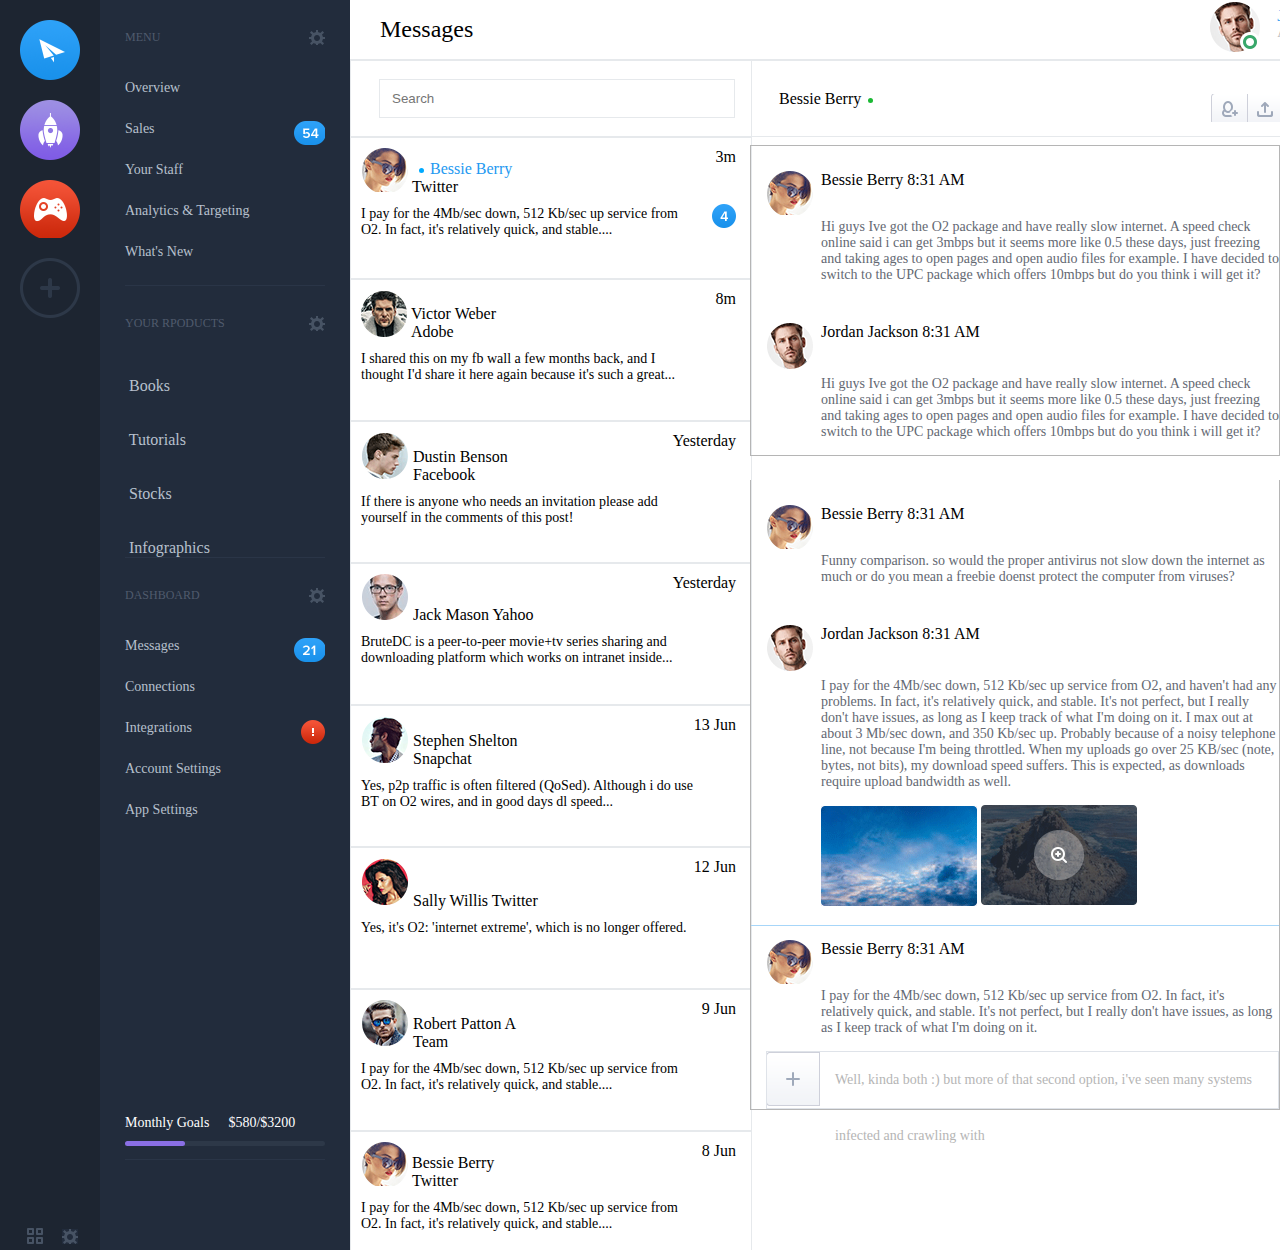
<file: day12-day15/index.html>
<!DOCTYPE html>
<html>
<head>
    <meta charset="UTF-8">
    <title></title>
    <link rel="stylesheet" href="style.css">
    <link rel="stylesheet" href="http://at.alicdn.com/t/font_1239775_kzplpeyti.css">
</head>

<body>
    <div id="container">
        <!--左侧第一列导航-->
        <nav class="nav1">
            <img src="images/icon_1.png">
            <img src="images/icon_2.png">
            <img src="images/icon_3.png">
            <img src="images/icon_4.png">

            <span>
                <img src="images/icon_5.png">
                <img src="images/icon_6.png">
            </span>
            <div class="both"></div>
        </nav>
        <!--左侧第二列导航-->
        <nav class="nav2">
            <!-- 第一部分 -->
            <div class="nav2-item1">
                <ul>
                    <li>
                        <span class="menu">
                            MENU
                            <img src="images/icon_6.png">
                        </span>
                    </li>
                    <li>Overview</li>
                    <li>
                        Sales
                        <img src="images/icon_7.png" class="sales">
                    </li>
                    <li>Your Staff</li>
                    <li>Analytics & Targeting</li>
                    <li>What's New</li>
                </ul>
            </div>
            <!-- 第二部分 -->
            <div class="nav2-item2">
                <ul>
                    <li>
                        <span class="menu">
                            YOUR RPODUCTS
                            <img src="images/icon_6.png">
                        </span>
                    </li>
                    <li>
                        <span>
                    <li class="iconfont icon-book"></li>
                    </span>
                    Books
                    </li>
                    <li>
                    <li class="iconfont icon-shexiangtou"></li>
                    Tutorials</li>
                    <li>
                    <li class="iconfont icon-base-img-o"></li>
                    Stocks
                    </li>
                    <li>
                    <li class="iconfont icon-barchart"></li>
                    Infographics
                    </li>
                </ul>
            </div>
            <!--第三部分-->
            <div class="nav2-item3">
                <ul>
                    <li>
                        <span class="menu">
                            DASHBOARD
                            <img src="images/icon_6.png">
                        </span>
                    </li>
                    <li>
                        Messages
                        <img src="images/icon_8.png">
                    </li>
                    <li>Connections</li>
                    <li>
                        Integrations
                        <img src="images/icon_9.png">
                    </li>
                    <li>Account Settings</li>
                    <li>App Settings</li>
                </ul>

                <!-- 下面显示导航 -->
                <span class="server-capacity">
                    <span>Monthly Goals</span>
                    <span>$580/$3200</span>
                </span>
                <span class="show-base">
                    <span class="show-fill">&nbsp;</span>
                </span>
            </div>
            <div class="both"></div>
        </nav>
        <main>
            <div class="header">
                <h1>Messages</h1>
                <div class="info">
                    <img src="images/photo_1.png">
                    <span>Jordan J.</span>
                    <span>Administrator</span>
                </div>
            </div>
            <div class="main-nav">
                <div class="search">
                    <input type="text" placeholder="Search">
                    <span>
                        <i class="iconfont"></i>
                    </span>
                </div>
                <div class="bessie">
                    <span>
                        Bessie Berry
                        <span class="status">&nbsp;</span>
                    </span>
                    <div class="bessie-info">
                        <img src="images/icon_11.png">
                        <span>|</span>
                        <span>1 of 28</span>
                        <img src="images/icon_12.png">
                    </div>
                </div>
            </div>
            <div class="chats">
                <div class="chats-item">
                    <div class="chats-item-top">
                        <img src="images/photo_2.png">
                        <div class="chats-item-top-name">
                            <span class="chats-status">&nbsp;</span>
                            <span class="chats-item-top-name-now">Bessie Berry</span>
                            <span>Twitter</span>
                        </div>
                        <span class="distance">3m</span>
                    </div>
                    <div class="chats-item-bottom">
                        <div class="chats-item-bottom-content">I pay for the 4Mb/sec down, 512 Kb/sec up service from
                                O2. In fact, it's relatively quick, and stable....
                        </div>
                        <img src="images/icon_10.png">
                    </div>
                </div>
                <div class="chats-item">
                    <div class="chats-item-top">
                        <img src="images/photo_4.png">
                        <div class="chats-item-top-name">
                            <span>Victor Weber</span>
                            <span>Adobe</span>
                        </div>
                        <span class="distance">8m</span>
                    </div>
                    <div class="chats-item-bottom">
                        <div class="chats-item-bottom-content">
                            I shared this on my fb wall a few months back, 
                            and I thought I'd share it here again because it's such a great...
                        </div>
                    </div>
                </div>
                <div class="chats-item">
                    <div class="chats-item-top">
                        <img src="images/photo_5.png">
                        <div class="chats-item-top-name">
                            <span>Dustin Benson</span>
                            <span>Facebook</span>
                        </div>
                        <span class="distance">Yesterday</span>
                    </div>
                    <div class="chats-item-bottom">
                        <div class="chats-item-bottom-content">
                            If there is anyone who needs an invitation please add
                            yourself in the comments of this post!
                        </div>
                    </div>
                </div>
                <div class="chats-item">
                    <div class="chats-item-top">
                        <img src="images/photo_6.png">
                        <div class="chats-item-top-name">
                            <span>Jack Mason</span>
                            <span>Yahoo</span>
                        </div>
                        <span class="distance">Yesterday</span>
                    </div>
                    <div class="chats-item-bottom">
                        <div class="chats-item-bottom-content">
                                BruteDC is a peer-to-peer movie+tv series sharing and downloading 
                                platform which works on intranet inside...
                        </div>
                    </div>
                </div>
                <div class="chats-item">
                    <div class="chats-item-top">
                        <img src="images/photo_7.png">
                        <div class="chats-item-top-name">
                            <span>Stephen Shelton</span>
                            <span>Snapchat</span>
                        </div>
                        <span class="distance">13 Jun</span>
                    </div>
                    <div class="chats-item-bottom">
                        <div class="chats-item-bottom-content">
                            Yes, p2p traffic is often filtered (QoSed). Although 
                            i do use BT on O2 wires, and in good days dl speed...
                        </div>
                    </div>
                </div>
                <div class="chats-item">
                    <div class="chats-item-top">
                        <img src="images/photo_8.png">
                        <div class="chats-item-top-name">
                            <span>Sally Willis</span>
                            <span>Twitter</span>
                        </div>
                        <span class="distance">12 Jun</span>
                    </div>
                    <div class="chats-item-bottom">
                        <div class="chats-item-bottom-content">
                            Yes, it's O2: 'internet extreme', which is no longer offered.
                        </div>
                    </div>
                </div>
                <div class="chats-item">
                    <div class="chats-item-top">
                        <img src="images/photo_9.png">
                        <div class="chats-item-top-name">
                            <span>Robert Patton</span>
                            <span>A Team</span>
                        </div>
                        <span class="distance">9 Jun</span>
                    </div>
                    <div class="chats-item-bottom">
                        <div class="chats-item-bottom-content">I pay for the 4Mb/sec down, 512 Kb/sec up service from
                                O2. In fact, it's relatively quick, and stable....
                        </div>
                    </div>
                </div>
                <div class="chats-item">
                    <div class="chats-item-top">
                        <img src="images/photo_2.png">
                        <div class="chats-item-top-name">
                            <span>Bessie Berry</span>
                            <span>Twitter</span>
                        </div>
                        <span class="distance">8 Jun</span>
                    </div>
                    <div class="chats-item-bottom">
                        <div class="chats-item-bottom-content">I pay for the 4Mb/sec down, 512 Kb/sec up service from
                                O2. In fact, it's relatively quick, and stable....
                        </div>
                    </div>
                </div>
                
                
            </div>
            <div class="content">
                <div class="content-item1">
                    <img src="images/photo_2.png">
                    <div class="content-item1-bessie">
                            <span>Bessie Berry</span>
                            <span>8:31 AM</span>
                    </div>
                    <div class="content-item1-message">
                        Hi guys Ive got the O2 package and have really slow internet. 
                        A speed check online said i can get 3mbps but it seems more like 0.5 these days, 
                        just freezing and taking ages to open pages and open audio files for example.
                            I have decided to switch to the UPC package which offers 10mbps
                            but do you think i will get it?
                    </div>
                </div>
                <div class="content-item1">
                    <img src="images/photo_3.png">
                    <div class="content-item1-bessie">
                            <span>Jordan Jackson</span>
                            <span>8:31 AM</span>
                    </div>
                    <div class="content-item1-message">
                        Hi guys Ive got the O2 package and have really slow internet. 
                        A speed check online said i can get 3mbps but it seems more like 0.5 these days, 
                        just freezing and taking ages to open pages and open audio files for example.
                            I have decided to switch to the UPC package which offers 10mbps
                            but do you think i will get it?
                    </div>
                </div>
            </div>
            <div class="content2">
                    <div class="content-item1">
                            <img src="images/photo_2.png">
                            <div class="content-item1-bessie">
                                    <span>Bessie Berry</span>
                                    <span>8:31 AM</span>
                            </div>
                            <div class="content-item1-message">
                                Funny comparison. so would the proper antivirus not slow down the 
                                internet as much or do you mean a freebie doenst protect the computer from viruses?
                            </div>
                    </div>
                    <div class="content-item1">
                        <img src="images/photo_3.png">
                        <div class="content-item1-bessie">
                                <span>Jordan Jackson</span>
                                <span>8:31 AM</span>
                        </div>
                        <div class="content-item1-message">
                                I pay for the 4Mb/sec down, 512 Kb/sec up service from O2,
                                    and haven't had any problems. In fact, it's relatively quick,
                                    and stable. It's not perfect, but I really don't have issues, 
                                    as long as I keep track of what I'm doing on it. 
                                    I max out at about 3 Mb/sec down, and 350 Kb/sec up.
                                    Probably because of a noisy telephone line, not because 
                                    I'm being throttled. When my uploads go over 25 
                                    KB/sec (note, bytes, not bits), my download speed suffers. 
                                    This is expected, as downloads require upload bandwidth as well. 
                        </div>
                    </div>
                    <div class="content-img">
                        <img src="images/icon_13.png">
                        <img src="images/icon_14.png">
                    </div>    
            </div>
            <div class="content3">
                <div class="content-item1">
                        <img src="images/photo_2.png">
                        <div class="content-item1-bessie">
                                <span>Bessie Berry</span>
                                <span>8:31 AM</span>
                        </div>
                        <div class="content-item1-message">
                            I pay for the 4Mb/sec down, 512 Kb/sec up service from O2. In fact, 
                            it's relatively quick, and stable. It's not perfect, but I really don't have issues,
                                as long as I keep track of what I'm doing on it. 
                        </div>
                </div>
                <div class="new-message">
                    <img src="images/icon_15.png">
                    <div>
                        Well, kinda both :) but more of that second option, i've seen many systems infected
                        and crawling with
                    </div>
                </div>
            </div>
        </main>
    </div>

</body>

</html>
</file>
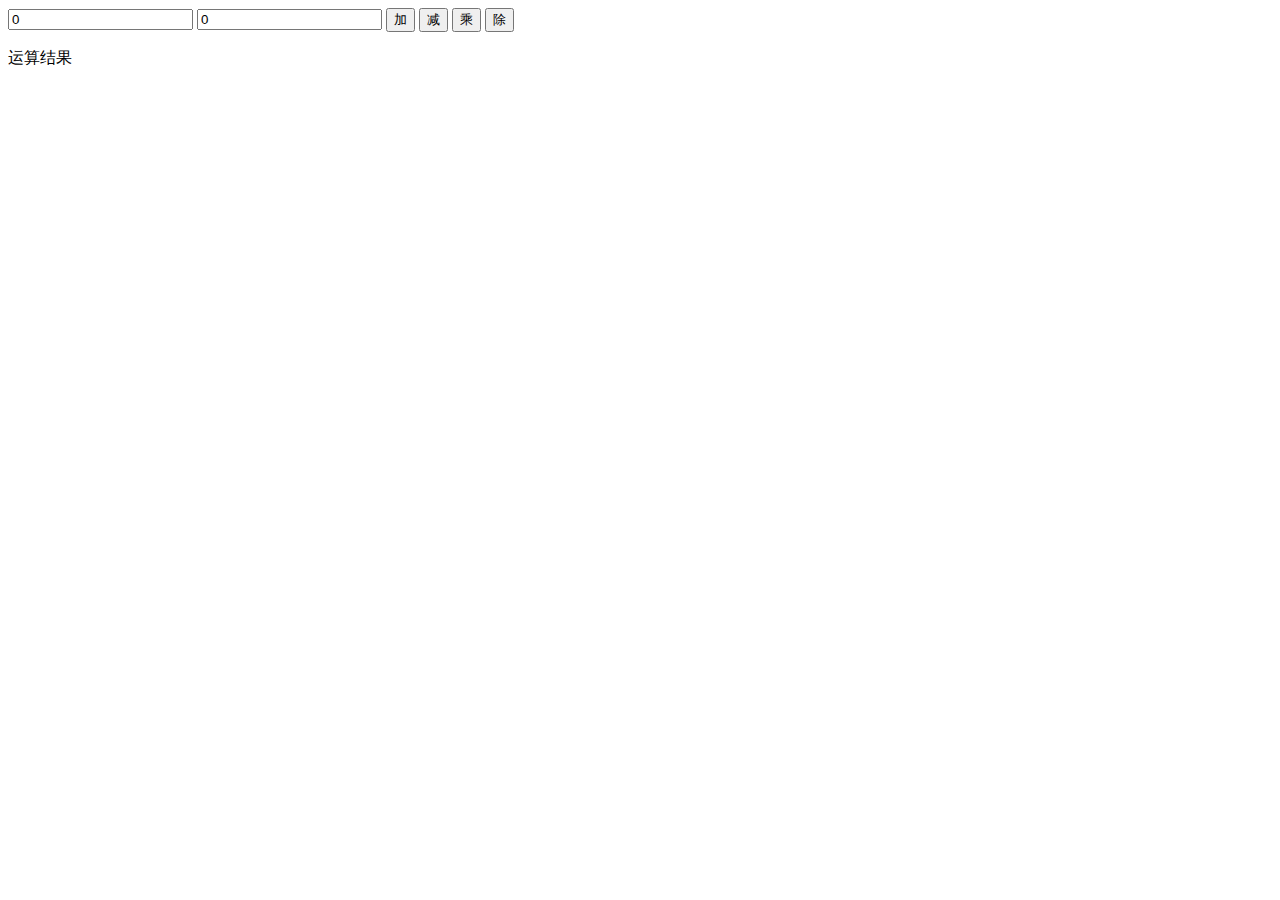
<file: day16/index.html>
<!DOCTYPE html>
<html>
<head>
    <meta charset="UTF-8">    
    <title>IFE ECMAScript</title>
</head>
<body>        
    <input id="first-number" type="number" value="0" placeholder="第一个数字">
    <input id="second-number" type="number" value="0" placeholder="第二个数字">
    <button id="add-btn">加</button>
    <button id="minus-btn">减</button>
    <button id="times-btn">乘</button>
    <button id="divide-btn">除</button>
    <p id="result">运算结果</p>
    <script>
        let add = document.getElementById('add-btn');
        let minus = document.getElementById('minus-btn');
        let times = document.getElementById('times-btn');
        let divide = document.getElementById('divide-btn');
        add.onclick = function() {
            var value1 = document.getElementById('first-number').value;
            var value2 = document.getElementById('second-number').value;
            var result = document.getElementById('result');
            result.innerHTML = "运算结果: " + Number(Number(value1) + Number(value2));
        }
        minus.onclick = function() {
            var value1 = document.getElementById('first-number').value;
            var value2 = document.getElementById('second-number').value;
            var result = document.getElementById('result');
            result.innerHTML = "运算结果：" + Number(Number(value1) - Number(value2)); 
        }
        times.onclick = function() {
            var value1 = document.getElementById('first-number').value;
            var value2 = document.getElementById('second-number').value;
            var result = document.getElementById('result');
            result.innerHTML = "运算结果：" + Number(Number(value1) * Number(value2)); 
        }
        divide.onclick = function() {
            var value1 = document.getElementById('first-number').value;
            var value2 = document.getElementById('second-number').value;
            var result = document.getElementById('result');
            result.innerHTML = "运算结果：" + Number(Number(value1) / Number(value2)); 
        }
    </script>
</body>
</html>
</file>
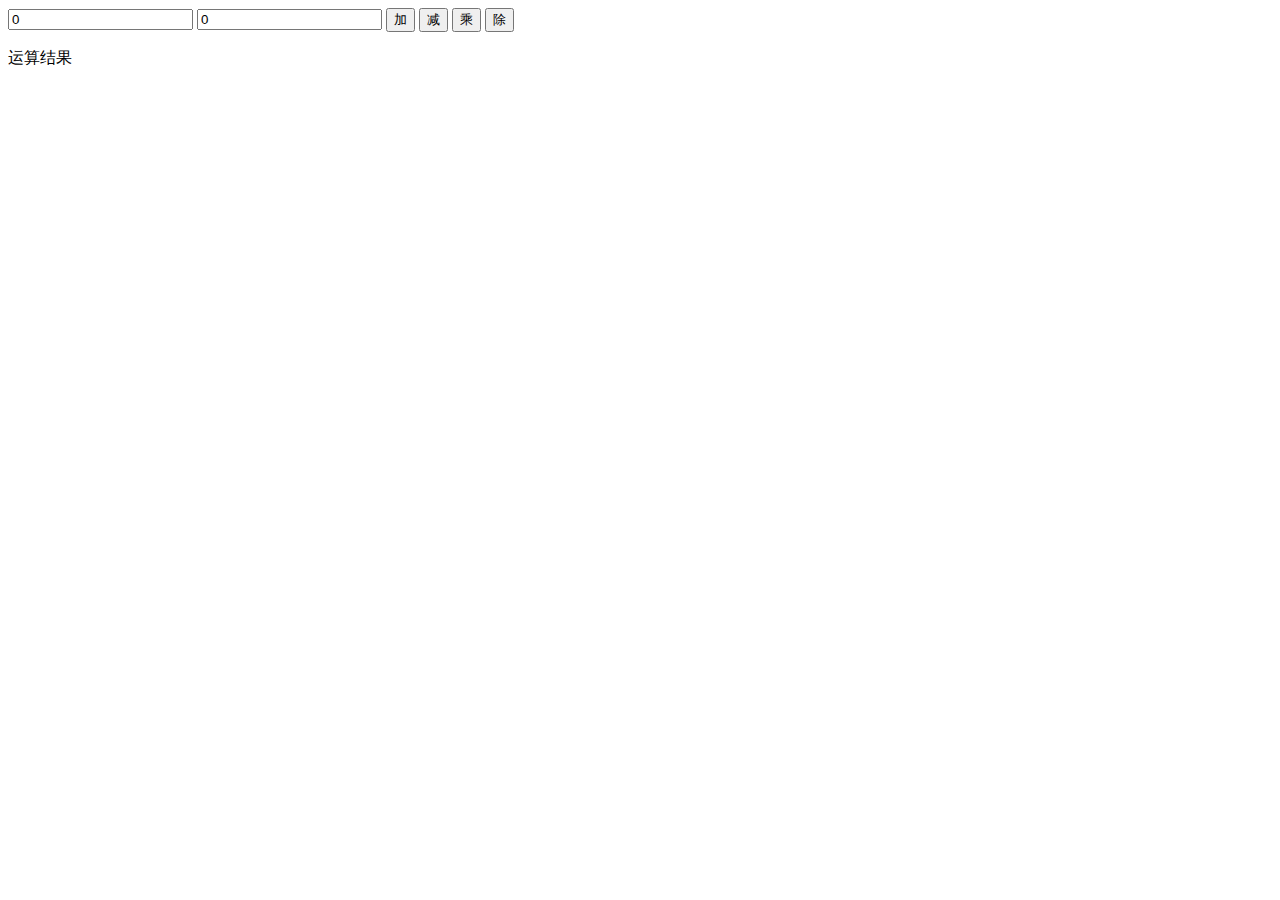
<file: day17andday18/index.html>
<!DOCTYPE html>
<html>
<head>
    <meta charset="UTF-8">    
    <title>IFE ECMAScript</title>
</head>
<body>        
    <input id="first-number" type="number" value="0" placeholder="第一个数字">
    <input id="second-number" type="number" value="0" placeholder="第二个数字">
    <button id="add-btn">加</button>
    <button id="minus-btn">减</button>
    <button id="times-btn">乘</button>
    <button id="divide-btn">除</button>
    <p id="result">运算结果</p>
    <script>
        let ipt1 = document.querySelector("#first-number");
        let ipt2 = document.querySelector("#second-number");
        let addBtn = document.querySelector("#add-btn");
        let minusBtn = document.querySelector("#minus-btn");
        let timesBtn = document.querySelector("#times-btn");
        let divideBtn = document.querySelector("#divide-btn");
        let result = document.querySelector("#result")
        // add
        addBtn.onclick = function() {
            // console.log(123)
            if(typeof parseInt(ipt1.value, 10) == 'number' || typeof parseInt(ipt2.value, 10) == 'number' ) {
                result.innerHTML = parseInt(ipt1.value, 10) + parseInt(ipt2.value, 10);
            }else {
                console.log("请输入数字哦！")
            }
        }
        // minus
        minusBtn.onclick = function() {
            if(typeof parseInt(ipt1.value, 10) == 'number' || typeof parseInt(ipt2.value, 10) == 'number' ) {
                result.innerHTML = parseInt(ipt1.value, 10) - parseInt(ipt2.value, 10);
            }else {
                console.log("请输入数字哦！")
            }
        }
        // times
        timesBtn.onclick = function() {
            if(typeof parseInt(ipt1.value, 10) == 'number' || typeof parseInt(ipt2.value, 10) == 'number' ) {
                result.innerHTML = parseInt(ipt1.value, 10) * parseInt(ipt2.value, 10);
            }else {
                console.log("请输入数字哦！")
            }
        }
        // divide
        divideBtn.onclick = function() {
            if(ipt2.value == 0) {
                console.log("除数不能为0，请从新输入！")
            }else {
                if(typeof parseInt(ipt1.value, 10) == 'number' || typeof parseInt(ipt2.value, 10) == 'number' ) {
                result.innerHTML = parseInt(ipt1.value, 10) / parseInt(ipt2.value, 10);
                }else {
                    console.log("请输入数字哦！")
                }
            }
        }
    </script>
</body>
</html>
</file>
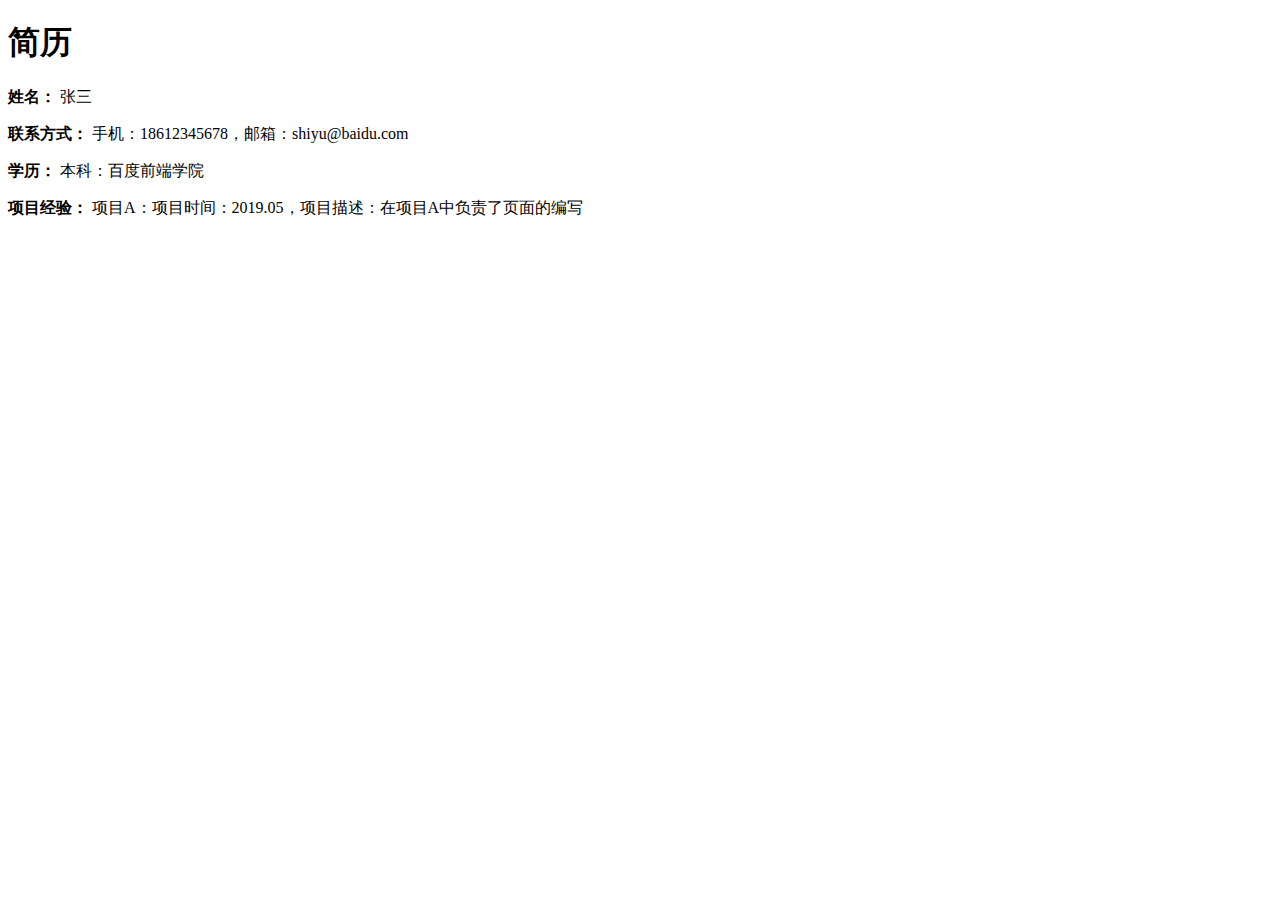
<file: day2/index.html>
<!DOCTYPE html>
<html>
<head>
    <meta charset="UTF-8">
    <title></title>
</head>
<body>
    <header>
        <h1>简历</h1>
    </header>
    <section>
        <p>
            <strong>姓名：</strong>
            <span>张三</span>
        </p>
        <p>
            <strong>联系方式：</strong>
            <span>手机：18612345678，邮箱：shiyu@baidu.com</span>
        </p>
        <p>
            <strong>学历：</strong>
            <span>本科：百度前端学院</span>
        </p>
        <p>
            <strong>项目经验：</strong>
            <span>项目A：项目时间：2019.05，项目描述：在项目A中负责了页面的编写</span>
        </p>
    </section>
    
</body>
</html>
</file>
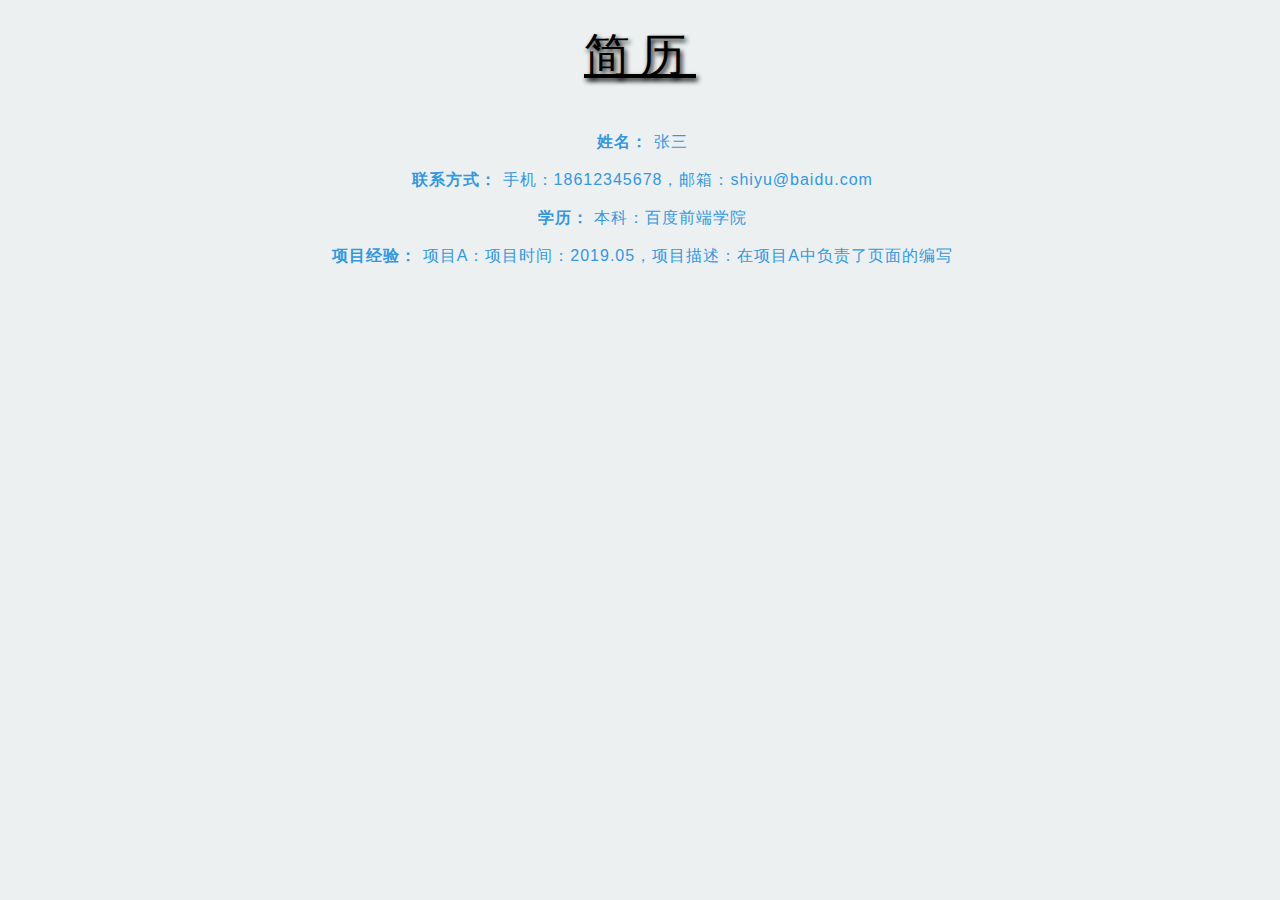
<file: day3/index.html>
<!DOCTYPE html>
<html>
    <head>
        <meta charset="UTF-8">
        <title></title>
        <style>
        * {
            margin: 0;
            padding: 0;
        }
        body {
            text-align: center;
            background-color: #ecf0f1;
            font-family: 'Microsoft YaHei', sans-serif;
        }
        h1 {
            text-decoration: underline;
            font-size: 46px;
            margin: 25px;
            font-weight: 500;
            letter-spacing: 10px;
            text-shadow: 2px 3px 5px #000;
        }
        p {
            color: #3498db;
            margin: 8px;
            letter-spacing: 1px;
            line-height: 30px;
            text-indent: 5px;
        }
        [data-top] {
            margin-top: 40px;
        }
        p strong {
            font-weight: 600;
        }
        
    </style>
</head>
<body>
    <header>
        <h1>简历</h1>
    </header>
    <section>
        <p data-top>
            <strong>姓名：</strong>
            <span>张三</span>
        </p>
        <p>
            <strong>联系方式：</strong>
            <span>手机：18612345678，邮箱：shiyu@baidu.com</span>
        </p>
        <p>
            <strong>学历：</strong>
            <span>本科：百度前端学院</span>
        </p>
        <p>
            <strong>项目经验：</strong>
            <span>项目A：项目时间：2019.05，项目描述：在项目A中负责了页面的编写</span>
        </p>
    </section>
    
</body>
</html>
</file>
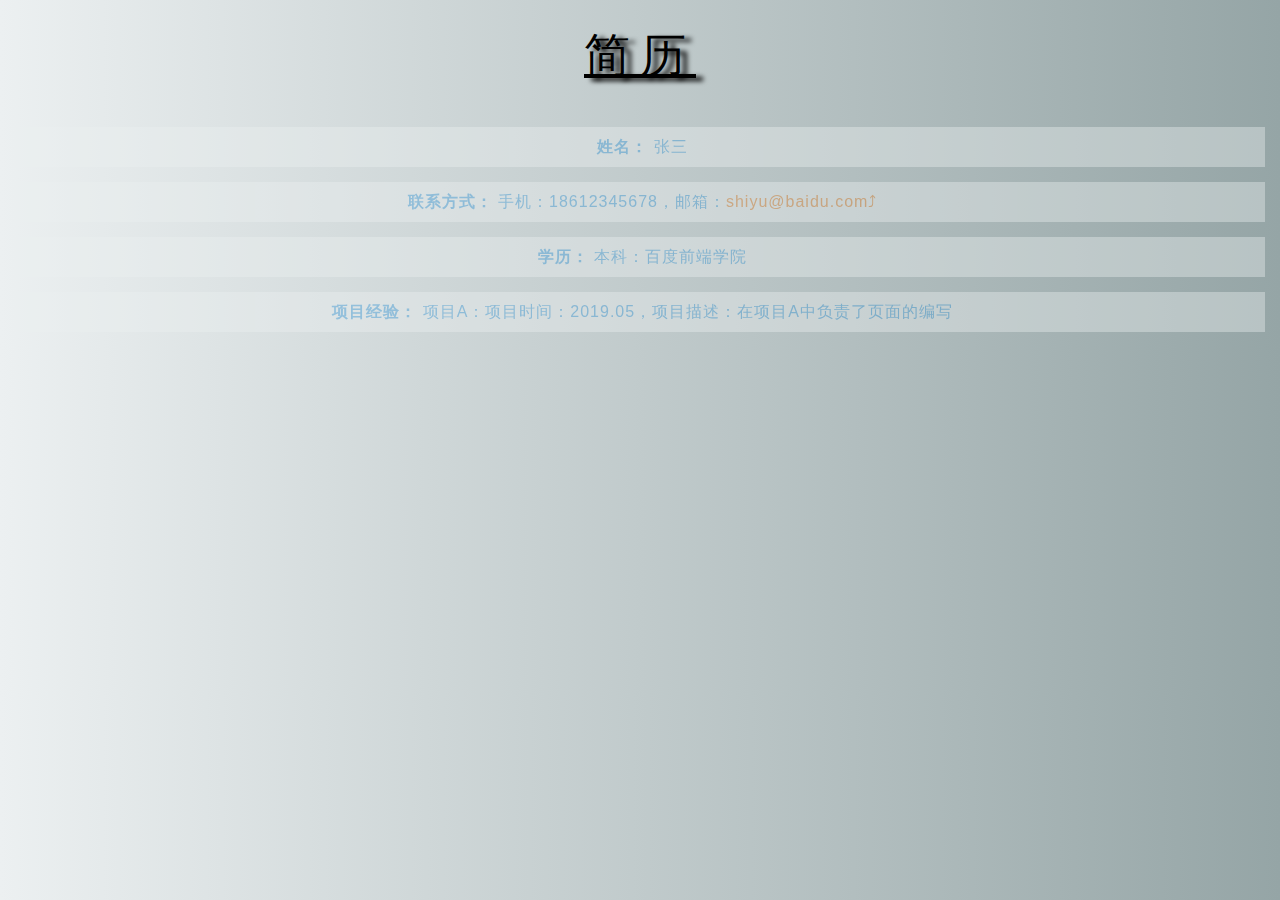
<file: day4/index.html>
<!DOCTYPE html>
<html>

<head>
    <meta charset="UTF-8">
    <title></title>
    <style>
        * {
            margin: 0;
            padding: 0;
        }

        body {
            text-align: center;
            background-color: #ecf0f1;
            font-family: 'Microsoft YaHei', sans-serif;
            background-image: linear-gradient(to right, #ecf0f1, #95a5a6)
        }

        h1 {
            text-decoration: underline;
            font-size: 46px;
            margin: 25px;
            font-weight: 500;
            letter-spacing: 10px;
            text-shadow: 7px 3px 5px #000;
        }

        section p {
            color: #3498db;
            margin: 15px;
            letter-spacing: 1px;
            line-height: 40px;
            text-indent: 5px;
            opacity: .4;
            background-color: #ecf0f1;
            background: #ecf0f1 url(https://avatars1.githubusercontent.com/u/49300850?s=40&v=4) no-repeat right;
        }

        p:hover {
            border: 1px dotted rgba(46, 204, 113, 1.0);
            background-color: #bdc3c7;
            opacity: 1;
        }

        [data-top] {
            margin-top: 40px;
        }

        p strong {
            font-weight: 600;
        }

       a[href*="http"]:link {
           text-decoration: none;
           color: rgba(230, 126, 34,1.0);
       }
       a[href*="http"]:visited {
           color: rgba(155, 89, 182,1.0);
       }
       a[href*="http"]:hover {
           text-decoration: underline;
       }
       a[href*="http"]:active {
           background-color: rgba(52, 152, 219,1.0);
       }
       [href*="http"]::after {
           content: '⤴';
       }
    </style>
</head>

<body>
    <header>
        <h1>简历</h1>
    </header>
    <section>
        <ul>
            <li>
                <p data-top>
                    <strong>姓名：</strong>
                    <span>张三</span>
                </p>
            </li>
            <li>
                <p>
                    <strong>联系方式：</strong>
                    <span>手机：18612345678，邮箱：<a href="http://www.baidu.com">shiyu@baidu.com</a></span>
                </p>
            </li>
            <li>
                <p>
                    <strong>学历：</strong>
                    <span>本科：百度前端学院</span>
                </p>
            </li>
            <li>
                <p>
                    <strong>项目经验：</strong>
                    <span>项目A：项目时间：2019.05，项目描述：在项目A中负责了页面的编写</span>
                </p>
            </li>
        </ul>
    </section>

</body>

</html>
</file>
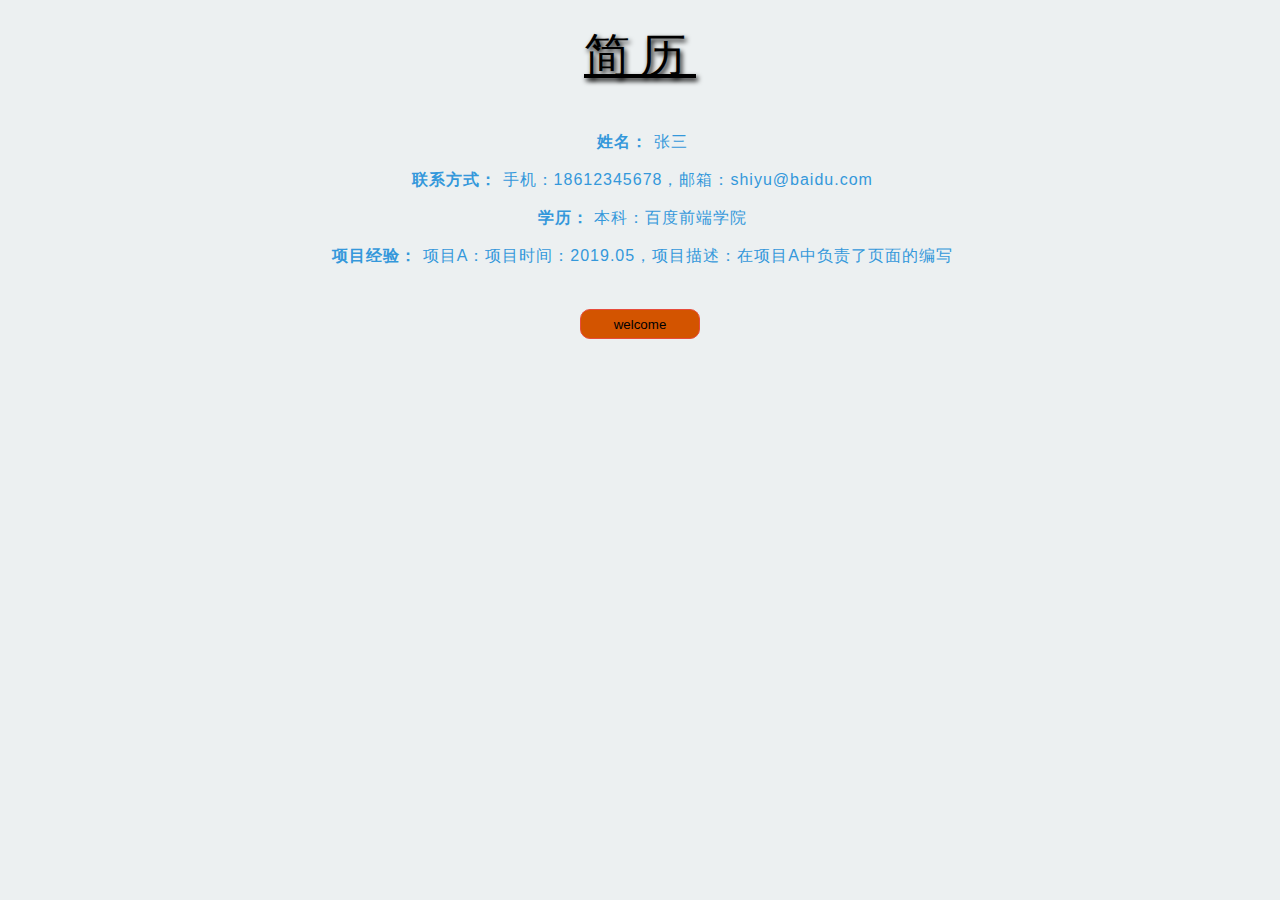
<file: day16/index2.html>
<!DOCTYPE html>
<html>
    <head>
        <meta charset="UTF-8">
        <title></title>
        <style>
        * {
            margin: 0;
            padding: 0;
        }
        body {
            text-align: center;
            background-color: #ecf0f1;
            font-family: 'Microsoft YaHei', sans-serif;
        }
        h1 {
            text-decoration: underline;
            font-size: 46px;
            margin: 25px;
            font-weight: 500;
            letter-spacing: 10px;
            text-shadow: 2px 3px 5px #000;
        }
        p {
            color: #3498db;
            margin: 8px;
            letter-spacing: 1px;
            line-height: 30px;
            text-indent: 5px;
        }
        [data-top] {
            margin-top: 40px;
        }
        p strong {
            font-weight: 600;
        }

        input[type="button"] {
            background-color: #d35400;
            width: 120px;
            height: 30px;
            border: 1px solid #e74c3c;
            border-radius: 10px;
            margin-top: 30px;
        }
        
    </style>
</head>
<body>
    <header>
        <h1>简历</h1>
    </header>
    <section>
        <p data-top>
            <strong>姓名：</strong>
            <span>张三</span>
        </p>
        <p>
            <strong>联系方式：</strong>
            <span>手机：18612345678，邮箱：shiyu@baidu.com</span>
        </p>
        <p>
            <strong>学历：</strong>
            <span>本科：百度前端学院</span>
        </p>
        <p>
            <strong>项目经验：</strong>
            <span>项目A：项目时间：2019.05，项目描述：在项目A中负责了页面的编写</span>
        </p>
    </section>
    <section>
        <input type="button" value="welcome">
    </section>

    <script>
        let ipt = document.querySelector('input');
        ipt.addEventListener('click', createName);
        function createName() {
            let name = prompt("请输入您的名字~");
            alert("客官来玩呀：" + name + "~")
        }
    </script>
</body>
</html>
</file>
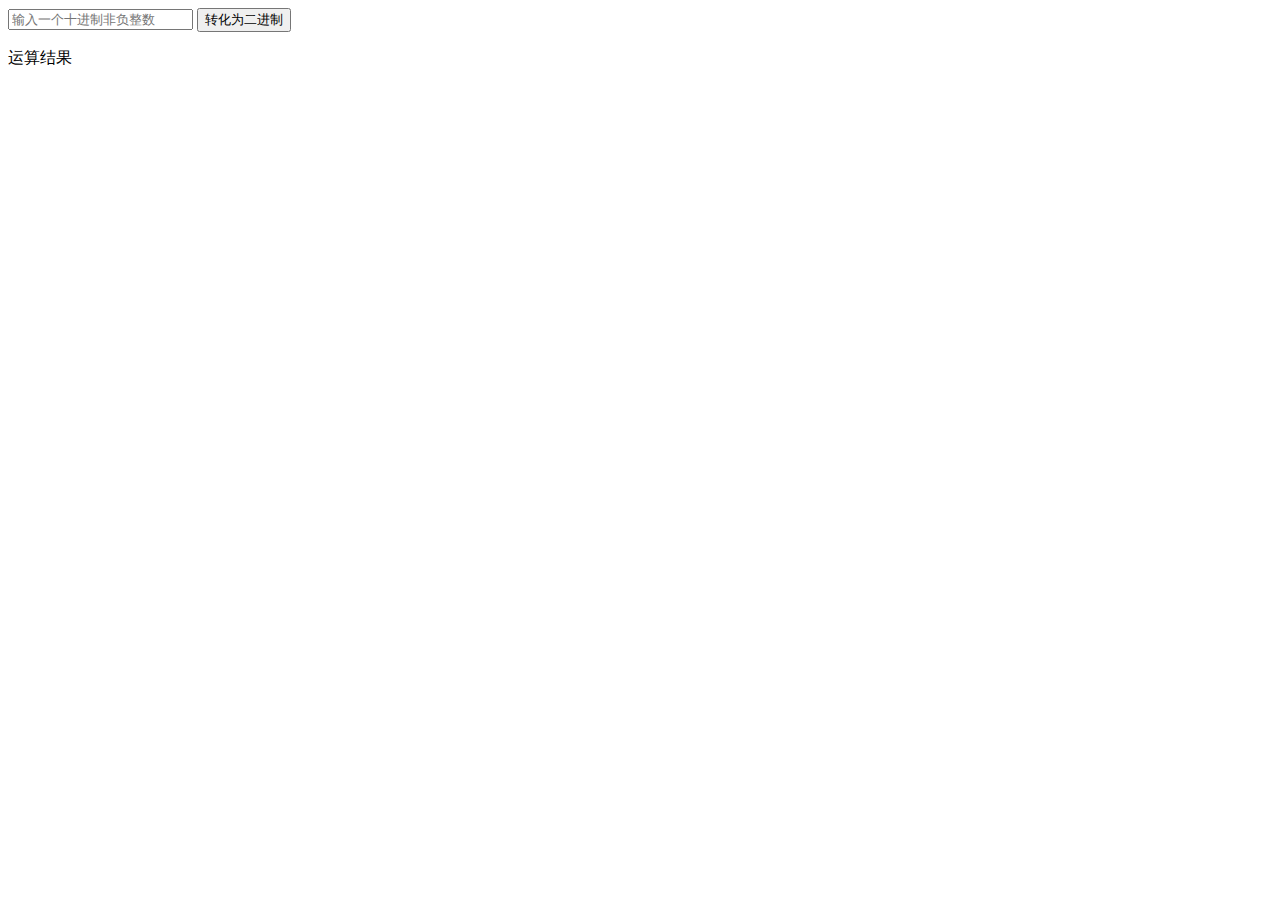
<file: day17andday18/index2.html>
<!DOCTYPE html>
<html>
<head>
    <meta charset="UTF-8">    
    <title>IFE ECMAScript</title>
</head>
<body>        
    <input id="dec-number" type="number" placeholder="输入一个十进制非负整数">
    <button id="trans-btn">转化为二进制</button>
    <p id="result">运算结果</p>

    <script>
        let ipt = document.querySelector("#dec-number");
        let btn = document.querySelector("#trans-btn");
        let result = document.querySelector("#result");

        function dec2bin(decNumber) {
            // 在这里实现你的转化方法，注意需要判断输入必须为一个非负整数
            if(decNumber > 0 && decNumber % 1 == 0) {
                let str = parseInt(decNumber);
                return str.toString(2)
            }else if (decNumber == '') {
                console.log("请输入内容")              
            }else {
                console.log("请输入数字")
            }
        };

        // 实现党点击转化按钮时，将输入的十进制数字转化为二进制，并显示在result的p标签内
        // Some coding
        btn.onclick = function() {
            if(dec2bin(ipt.value) == undefined) {
                return false
            }else {
                result.innerHTML = dec2bin(ipt.value)
            }
        }
    </script>
</body>
</html>
</file>
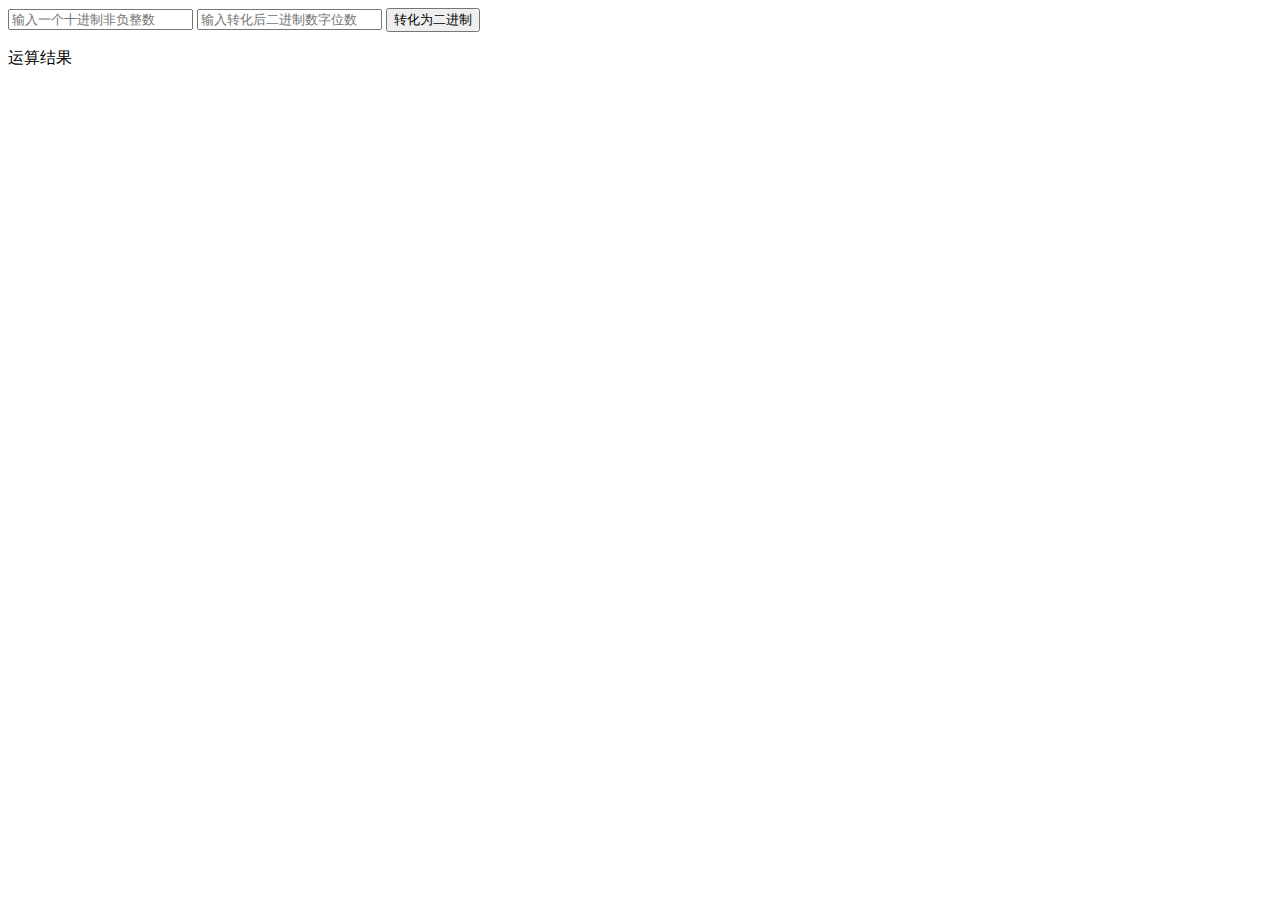
<file: day17andday18/index3.html>
<!DOCTYPE html>
<html>
<head>
    <meta charset="UTF-8">    
    <title>IFE ECMAScript</title>
</head>
<body>        
    <input id="dec-number" type="number" placeholder="输入一个十进制非负整数">
    <input id="bin-bit" type="number" placeholder="输入转化后二进制数字位数">
    <button id="trans-btn">转化为二进制</button>
    <p id="result">运算结果</p>

    <script>
        let ipt = document.querySelector("#dec-number");
        let btn = document.querySelector("#trans-btn");
        let result = document.querySelector("#result");
        let binBit = document.querySelector("#bin-bit");
        function dec2bin(decNumber) {
            // 在这里实现你的转化方法，注意需要判断输入必须为一个非负整数
            if(decNumber > 0 && decNumber % 1 == 0) {
                let str = parseInt(decNumber);
                return str.toString(2)
            }else if (decNumber == '') {
                console.log("请输入内容")              
            }else {
                console.log("请输入数字")
            }
        };

        // 实现党点击转化按钮时，将输入的十进制数字转化为二进制，并显示在result的p标签内
        // Some coding
        btn.onclick = function() {
            let numValue = dec2bin(ipt.value);    //二进制的数字
            let numLength = numValue.length;   //二进制数字的长度
            //数字为 input.value

            if(dec2bin(ipt.value) == undefined) {
                return false
            }else {
                result.innerHTML = dec2bin(ipt.value)
            }
        }


            binBit.onkeyup = function() {
                let binBitValue = binBit.value        // 第二个输入框中的值
                let numValue = dec2bin(ipt.value);    //二进制的数字
                let numLength = numValue.length;

                let resLength = binBitValue - numLength;
                let item = []
                for(var i=0;i<resLength;i++) {
                    item += 0
                }
                if(binBitValue  <= numLength) {
                    console.log("数字不够长哦~")
                    result.innerHTML = item + numValue
                }else {
                    result.innerHTML = item + numValue
                }
            }





            
    </script>
</body>
</html>
</file>
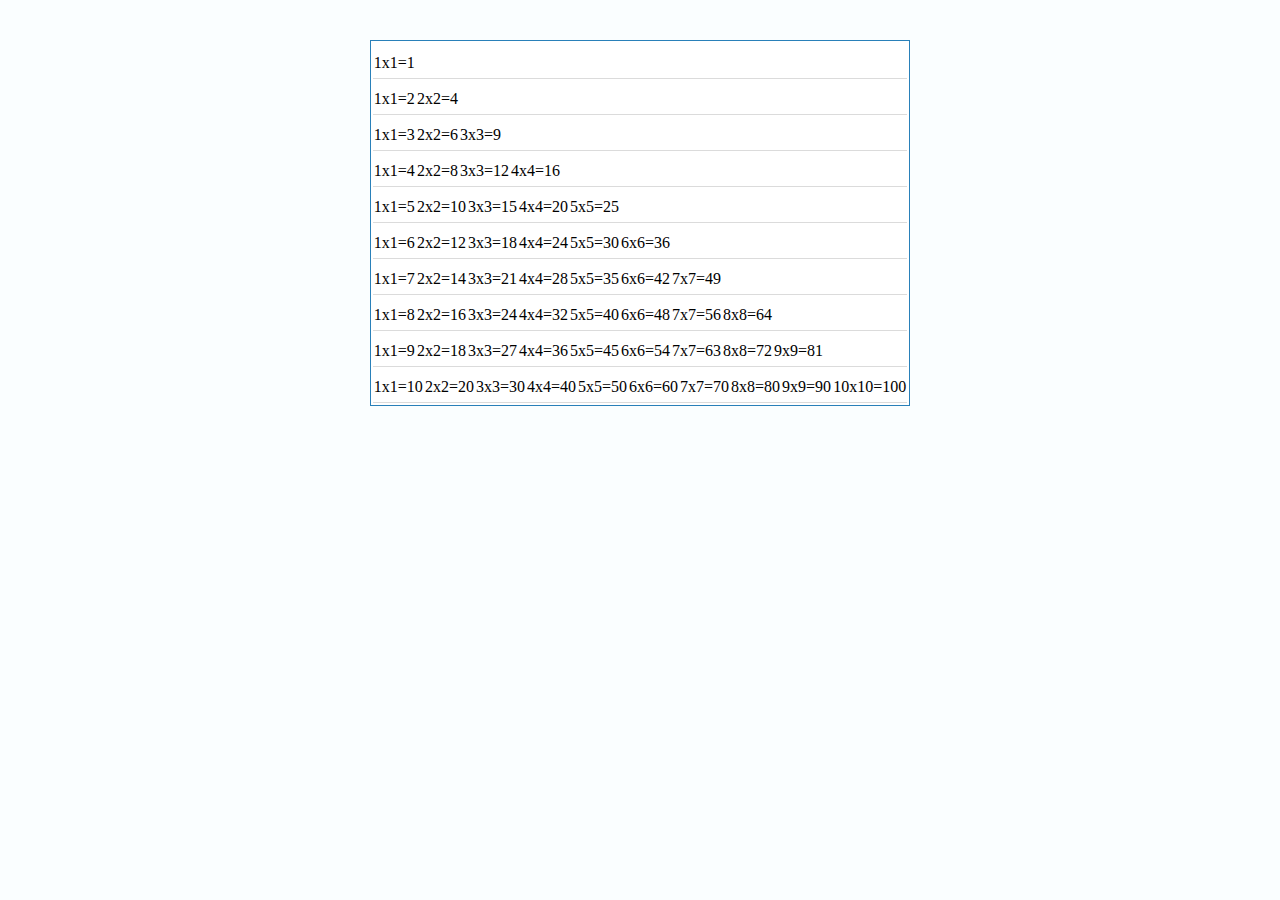
<file: day17andday18/index5.html>
<!DOCTYPE html>
<html lang="en">

<head>
    <meta charset="UTF-8">
    <meta name="viewport" content="width=device-width, initial-scale=1.0">
    <meta http-equiv="X-UA-Compatible" content="ie=edge">
    <title>Document</title>
</head>

<style>
    body {
        margin: 0;
        padding: 0;
        text-align: center;
        background-color: #fafeff;
    }
    table {
        border: 1px solid #2980b9;
        margin: 40px auto;
        background-color: #fff;
    }
    tr {
        display: flex;
        margin-top: 10px;
        border-bottom: 1px solid #dbdbdb;
        padding-bottom: 5px;
    }
</style>
<body>
    <table></table>

    <script>
        let table = document.querySelector("table")
        let tb1 = document.querySelector("#tb1")

        for (let i = 1; i < 10 + 1; i++) {
            var tr = document.createElement('tr');
            table.appendChild(tr);
            for (let j = 1; j <= i; j++) {
                var str = j + 'x' + j + '=' + j*i
                var td = document.createElement('td');
                td.innerHTML = str;
                tr.appendChild(td)
                console.log(str)
            }
        }
    </script>
</body>

</html>
</file>
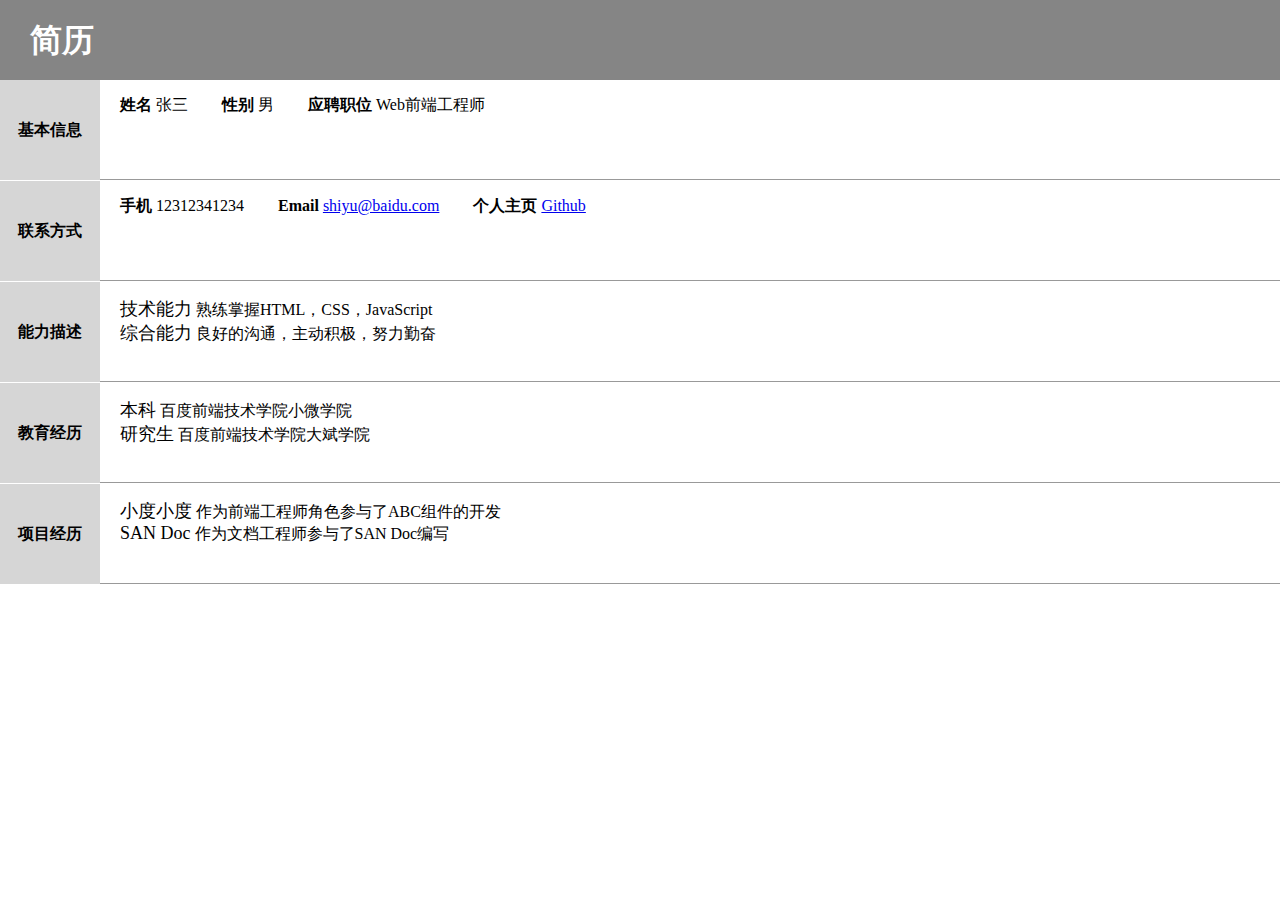
<file: day5andday6/html/resume.html>
<!DOCTYPE html>
<html>

<head>
    <meta charset="UTF-8">
    <title></title>
    <link rel="stylesheet" href="../css/style_3.css">
</head>

<body>
    <h1>简历</h1>
    <div id="container">

        <!-- 基本信息 -->
        <p class="title">基本信息</p>
        <p class="part">
            <span class="strong">姓名</span>
            <span>张三</span>
            <span class="strong distance">性别</span>
            <span>男</span>
            <span class="strong distance">应聘职位</span>
            <span>Web前端工程师</span>
        </p>

        <!-- 联系方式 -->
        <p class="title">联系方式</p>
        <p class="part">
            <span class="strong">手机</span>
            <span>12312341234</span>
            <span class="strong distance">Email</span>
            <span><a href="#">shiyu@baidu.com</a></span>
            <span class="strong distance">个人主页</span>
            <span><a href="#">Github</a></span>
        </p>

        <!-- 能力描述 -->
        <p class="title">能力描述</p>
        <p class="part">
            <span class="line">
                <span class="title_small">技术能力</span>
                <span>熟练掌握HTML，CSS，JavaScript</span>
            </span>
            <span class="line">
                <span class="title_small">综合能力</span>
                <span>良好的沟通，主动积极，努力勤奋</span>
            </span>
        </p>


        <!-- 教育经历 -->
        <p class="title">教育经历</p>
        <p class="part">
            <span class="line">
                <span class="title_small">本科</span>
                <span>百度前端技术学院小微学院</span>
            </span>
            <span class="line">
                <span class="title_small">研究生</span>
                <span>百度前端技术学院大斌学院</span>
            </span>
        </p>

        <!-- 项目经历-->
        <p class="title">项目经历</p>
        <p class="part">
            <span class="line">
                <span class="title_small">小度小度</span>
                <span>作为前端工程师角色参与了ABC组件的开发</span>
            </span>
            <span class="line">
                <span class="title_small">SAN Doc</span>
                <span>作为文档工程师参与了SAN Doc编写</span>
            </span>
        </p>
    </div>
</body>

</html>
</file>
<file: day12-day15/style.css>
html,
body {
    margin: 0;
    padding: 0;
}

/* 容器 */
#container {
    overflow: hidden;
}



/* 左侧导航 */
.nav1 {
    width: 100px;
    margin-bottom: -1500px;
    padding-bottom: 1500px;
    float: left;
    position: relative;
    background-color: #1d2531;
    text-align: center;
    display: inline-block;
}


/* 第一列导航 */

.nav1>img {
    float: left;
    margin-top: 20px;
    margin-left: 20px;
}

.nav1 span {
    position: absolute;
    bottom: 570px;
    left: 12px;
}

.nav1 span img {
    padding-left: 15px;
}

/* 第二列导航 */
/* 左侧第二列导航*/
.nav2 {
    width: 250px;
    margin-bottom: -1500px;
    padding-bottom: 1500px;
    float: left;
    position: relative;
    background-color: #222c3c;
    display: inline-block;
}

.nav2 .menu {
    display: inline-block;
    color: #505b6d;
    margin-top: 30px;
    margin-bottom: 10px;
    font-size: 12px;
    width: 100%;
}

.nav2 ul  {
    color: #b7c0cd;
    margin: 0;
    padding: 0;
}
.nav2 ul li {
    list-style-type: none;
    margin-bottom: 25px;
    font-size: 14px;
}

.menu>img {
    float: right;
}


.sales {
    float: right;
}

.nav2-item1 {
    border-bottom: 1px solid #2a3547;
    width: 80%;
    margin: auto;
}

.nav2-item2 {
    border-bottom: 1px solid #2a3547;
    width: 80%;
    margin: auto;
}

.nav2-item3 {
    border-bottom: 1px solid #2a3547;
    width: 80%;
    margin: auto;
}

.nav2-item3 img {
    float: right;
}


.iconfont {
    display: inline-block;
}

.show-base,
.show-fill {
    display: inline-block;
}

.show-base {
    width: 100%;
    background-color: #2d3848;
    height: 5px;
    border-radius: 5px;
}

.show-fill {
    width: 30%;
    background-color: #8a6fe5;
    height: 5px;
    border-radius: 5px;
}

.server-capacity {
    margin: 270px 0 10px 0;
    display: inline-block;
}

.server-capacity>span {
    font-size: 14px;
    color: #fff;
}

.server-capacity span:nth-child(1) {
    margin-right: 15px;
}

/* 主内容 */
main {
    width: 100%;
    margin: 0 410px 0 350px;
    background: #fff;
    height: 1250px;
}

.header {
    border-bottom: 1px solid #e6e9ec;
}
main h1 {
    display: inline-block;
    font-weight: 400;
    font-size: 24px;
    margin-left: 30px;
}
.info {
    display: inline-block;
    position: relative;
    right: -800px;
    top: 0;
}
.info img:nth-child(1) {
    position: absolute;
    left: -70px;
    top: -5px;
}
.info span:nth-child(2) {
    color: #2399f1;
}
.info span:nth-child(3) {
    font-size: 14px;
    color: #b5b5b5;
    display: block;
}
/* 搜索部分 */
.main-nav {
    border: 1px solid #e6e9ec;
    position: relative;
}
.main-nav .search {
    width: 400px;
    border-right: 1px solid #e6e9ec;
    display: inline-block;
}
.main-nav .search input {
    width: 340px;
    height: 35px;
    border: 1px solid #e6e9ec;
    line-height: 35px;
    color: #e6e9ec;
    padding-left: 12px;
    margin: 18px 30px 0 28px;
}
.bessie,
.bessie-info {
    display: inline-block;
}
.bessie {
    position: absolute;
    width: 100%;
    top: 50%;
    transform: translateY(-50%);
    padding-left: 27px;
}
.status {
    background-color: #1bb934;
    width: 5px;
    height: 5px;
    display: inline-block;
    border-radius: 50%;
    position: absolute;
    top: 8px;
    margin-left: 7px;
}
.bessie-info {
    display: inline-block;
    margin-left: 350px;
    position: absolute;
}
.bessie-info span:nth-child(2) {
    margin: 0 20px;
    color: #999;
}
.bessie-info span:nth-child(3) {
    margin-right: 10px;
}


.chats-item {
    height: 130px;
    width: 390px;
    border: 1px solid #e6e9ec;
    position: relative;
    padding-left: 10px;
    padding-top: 10px;
}
.chats-item-top div:nth-child(2) {
    width: 130px;
    display: inline-block;
}
.distance {
    position: absolute;
    right: 15px;
    top: 10px;
}


.chats-item-top-name-now {
    color: #2399f1;
    font-size: 16px;
    margin-left: 18px;
}
.chats-item-bottom {
    font-size: 14px;
}
.chats-item-bottom img:nth-child(2) {
    position: absolute;
    right: 15px;
    top: 65px;
}
.chats-item-bottom-content {
    display: inline-block;
    width: 339px;
    margin-top: 10px;
}
.chats-item-top-name {
    position: relative;
}
.chats-status {
    background-color: #00aaff;
    width: 5px;
    height: 5px;
    display: inline-block;
    border-radius: 50%;
    position: absolute;
    top: 8px;
    margin-left: 7px;
}



.content {
    border: 1px solid #b5b5b5;
    position: absolute;
    top: 145px;
    left: 750px;
    padding-left: 15px;
}
.content-item1 {
    position: relative;
    margin-top: 25px;
}
.content-item1-bessie {
    display: inline-block;
    position: absolute;
    top: 0;
    left: 55px;
}
.content-item1-message {
    display: inline-block;
    margin-left: 55px;
    font-size: 14px;
    color: #636872;
    margin-bottom: 15px;
}
.content2 {
    border: 1px solid #b5b5b5;
    position: absolute;
    top: 480px;
    left: 750px;
    padding-left: 15px;
    border-top: none;
    border-bottom-color: #a7d6f9;
}
.content-img {
    margin-left: 55px;
    margin-bottom: 15px;
}
.content3 {
    border: 1px solid #b5b5b5;
    position: absolute;
    top: 915px;
    left: 750px;
    padding-left: 15px;
    border-top: none;
}
.new-message {
    border: 1px solid #dfe3e9;
    height: 56px;
    line-height: 56px;
    position: relative;
}
.new-message div:nth-child(2) {
    display: inline-block;
    font-size: 14px;
    color: #b5b5b5;
    vertical-align: middle;
    position: absolute;
    margin-left: 15px;
}
</file>
<file: day5andday6/css/style_3.css>
* {
    padding: 0;
    margin: 0;
    box-sizing: border-box;
}

h1 {
    display: block;
    
    height: 80px;
    width: 100%;
    
    color: #fff;
    background-color: rgb(133, 133, 133);

    padding-left: 30px;
    line-height: 80px;
}

.title {
    display: inline-block;
    float: left;
    clear: both;
    
    height: 100px;
    width: 100px;
    line-height: 100px;
    text-align: center;
    font-weight: 600;
    margin-bottom: 1px;

    background-color: rgb(214, 214, 214);
    color: #000;
}

.part {
    display: block;

    height: 100px;
    width: 100%;

    padding: 15px 0 0 120px;
    border-bottom: 1px solid #999;
    margin-bottom: 1px;

}

.line {
    display: block;
}

.strong {
    font-weight: 700;
}

.title_small {
    font-size: 18px;
    font-weight: 500;
}

.distance {
    margin-left: 30px;
}
</file>
